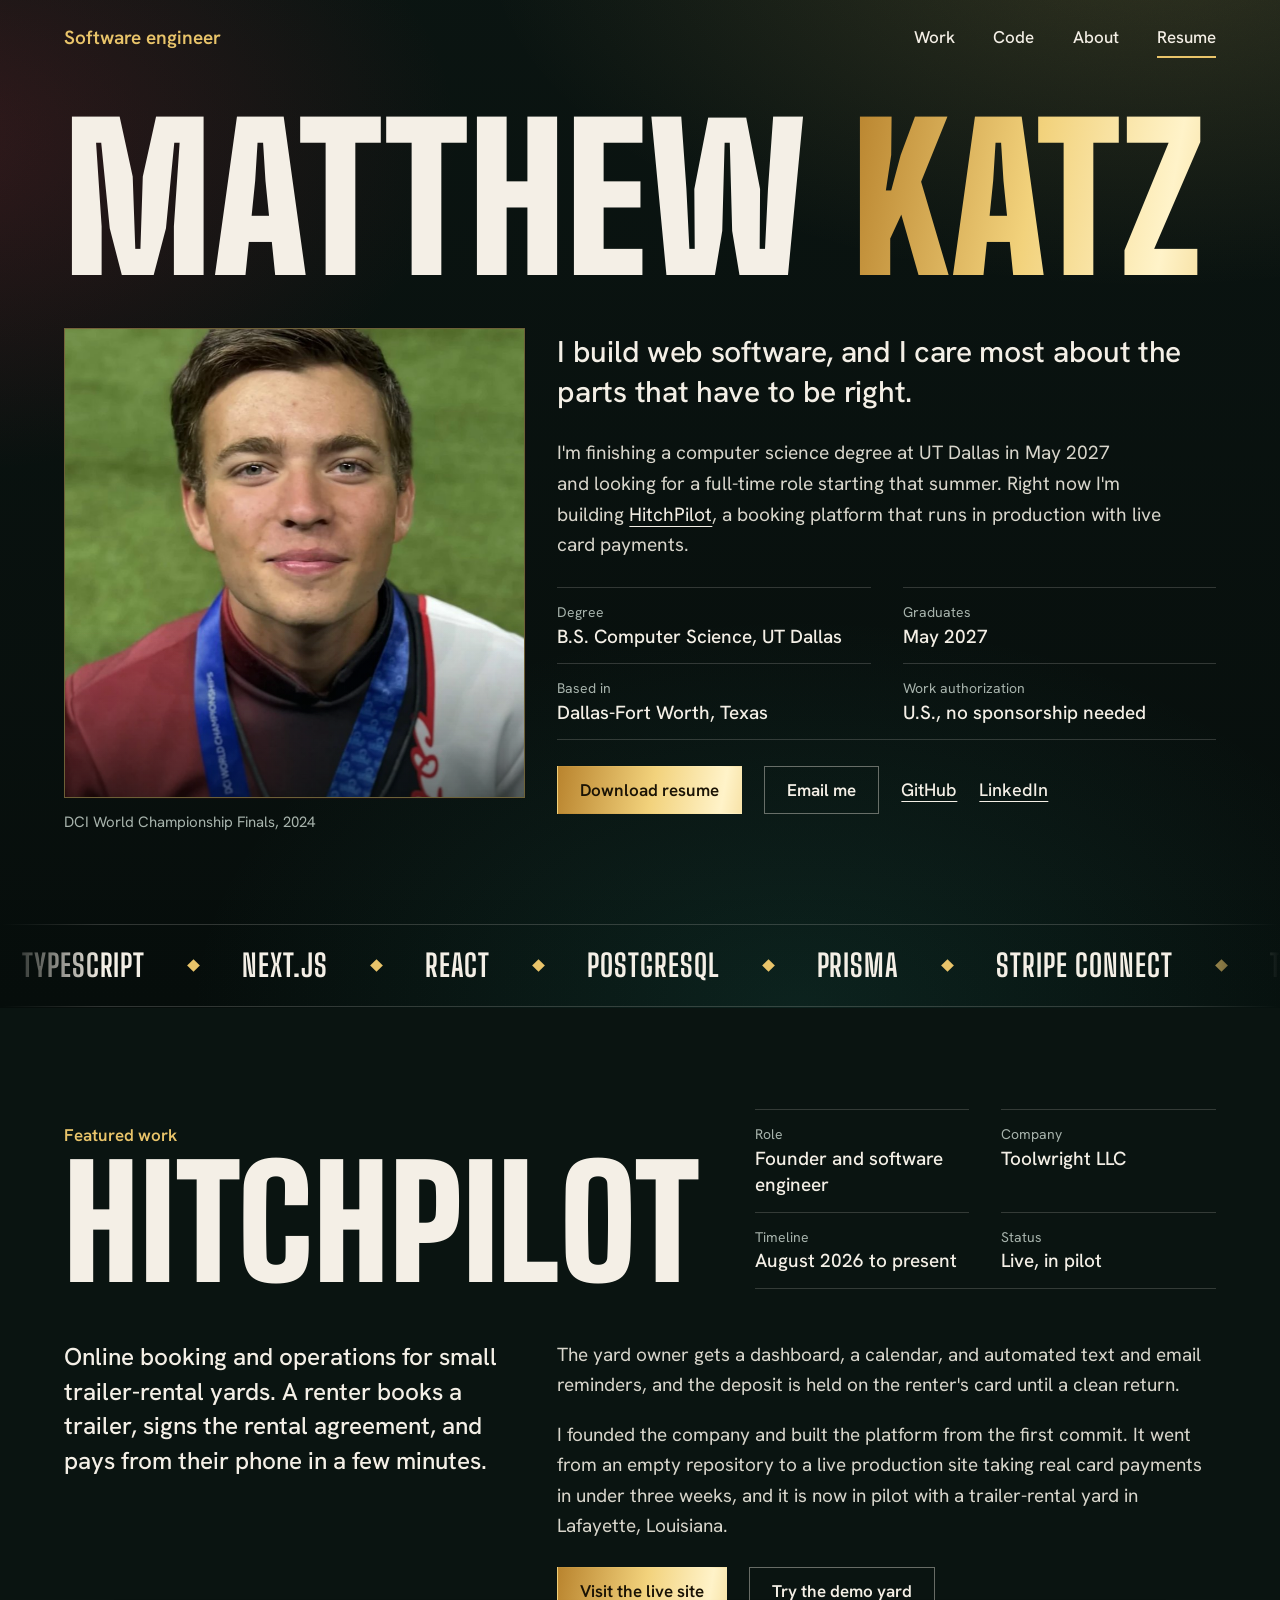
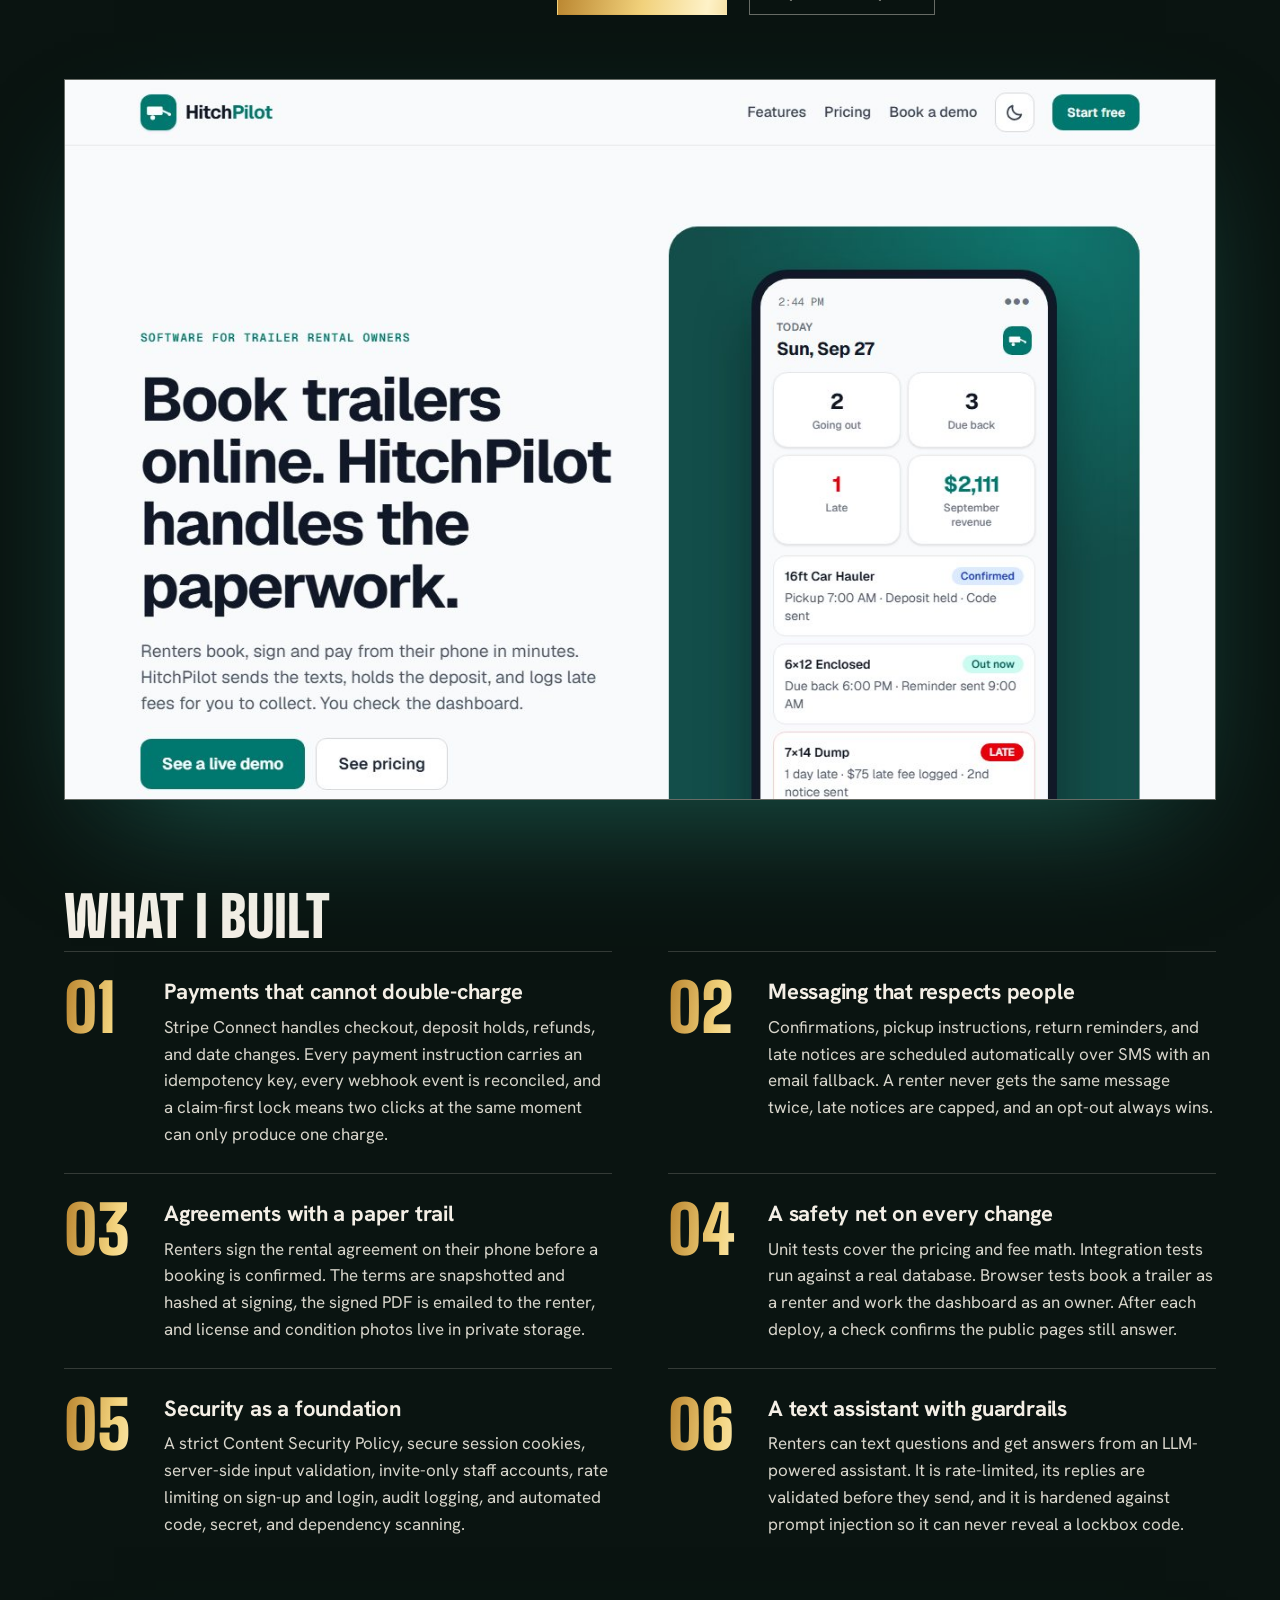
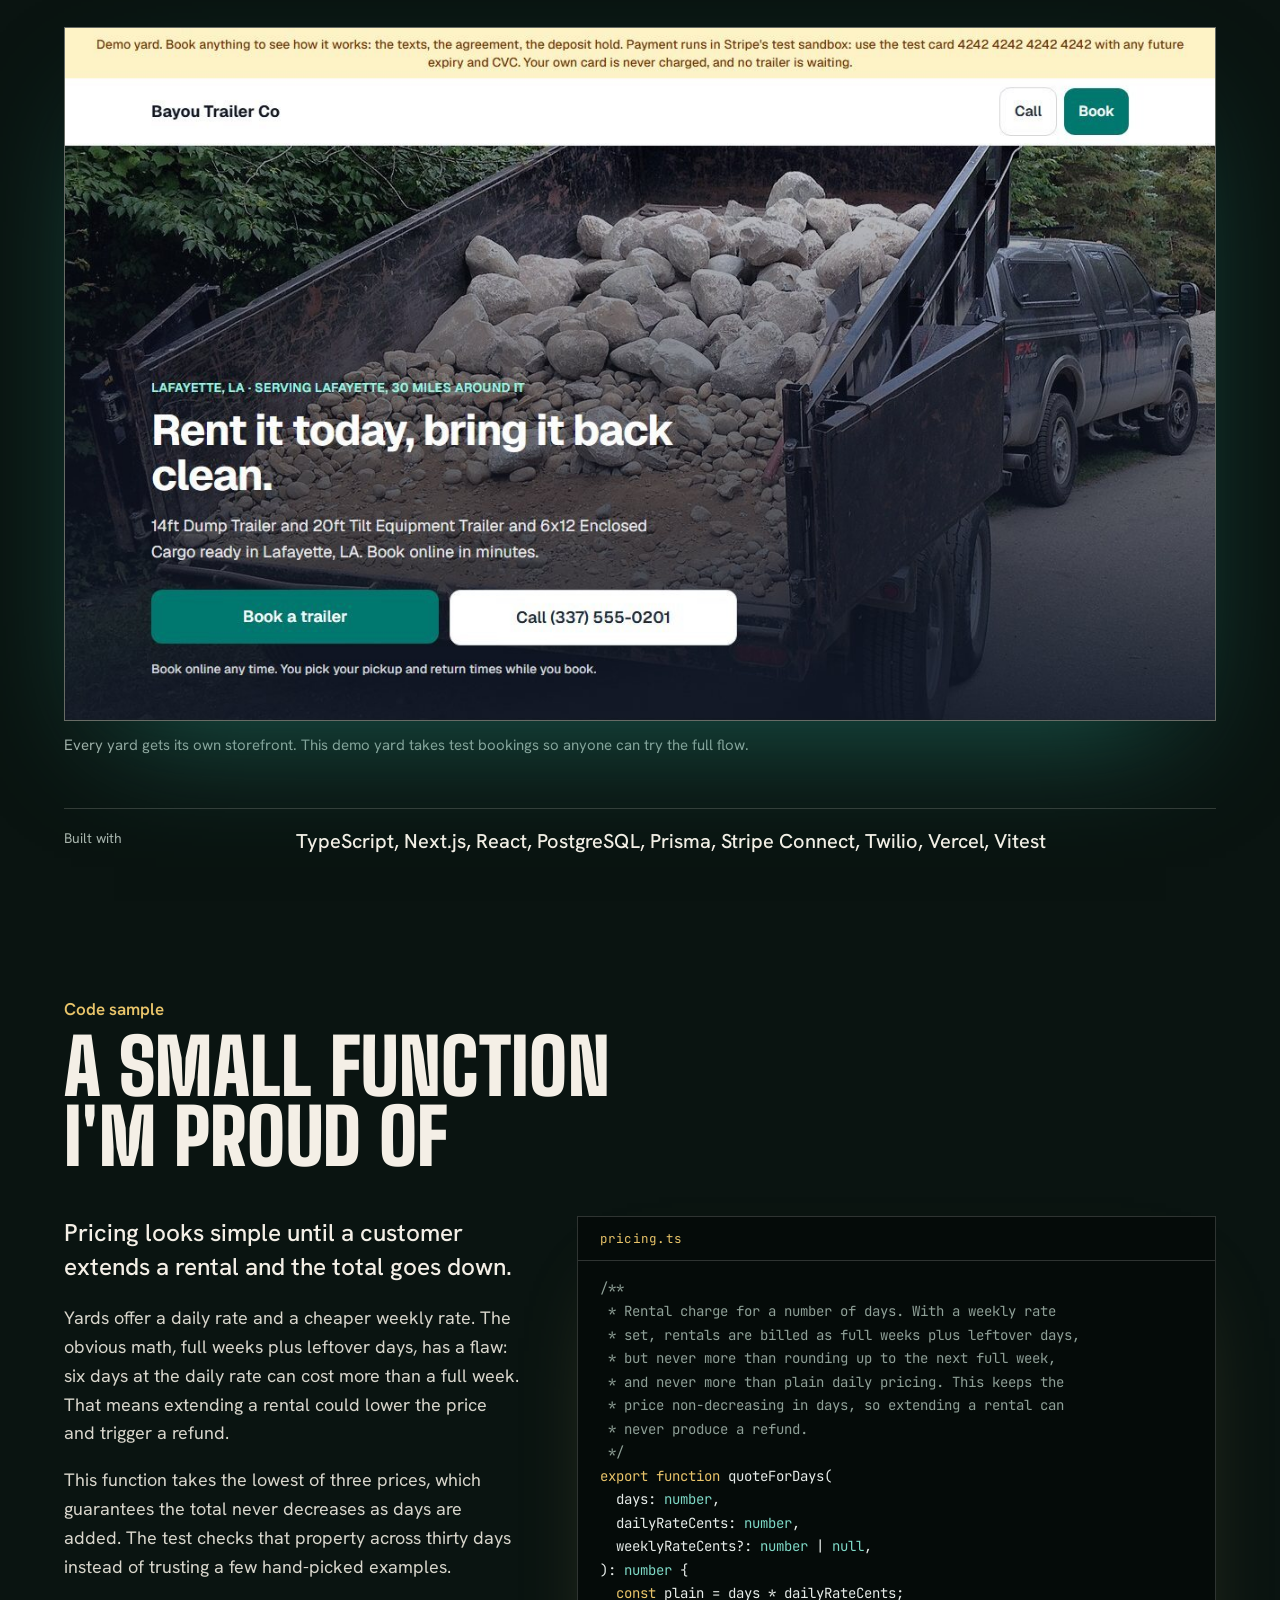
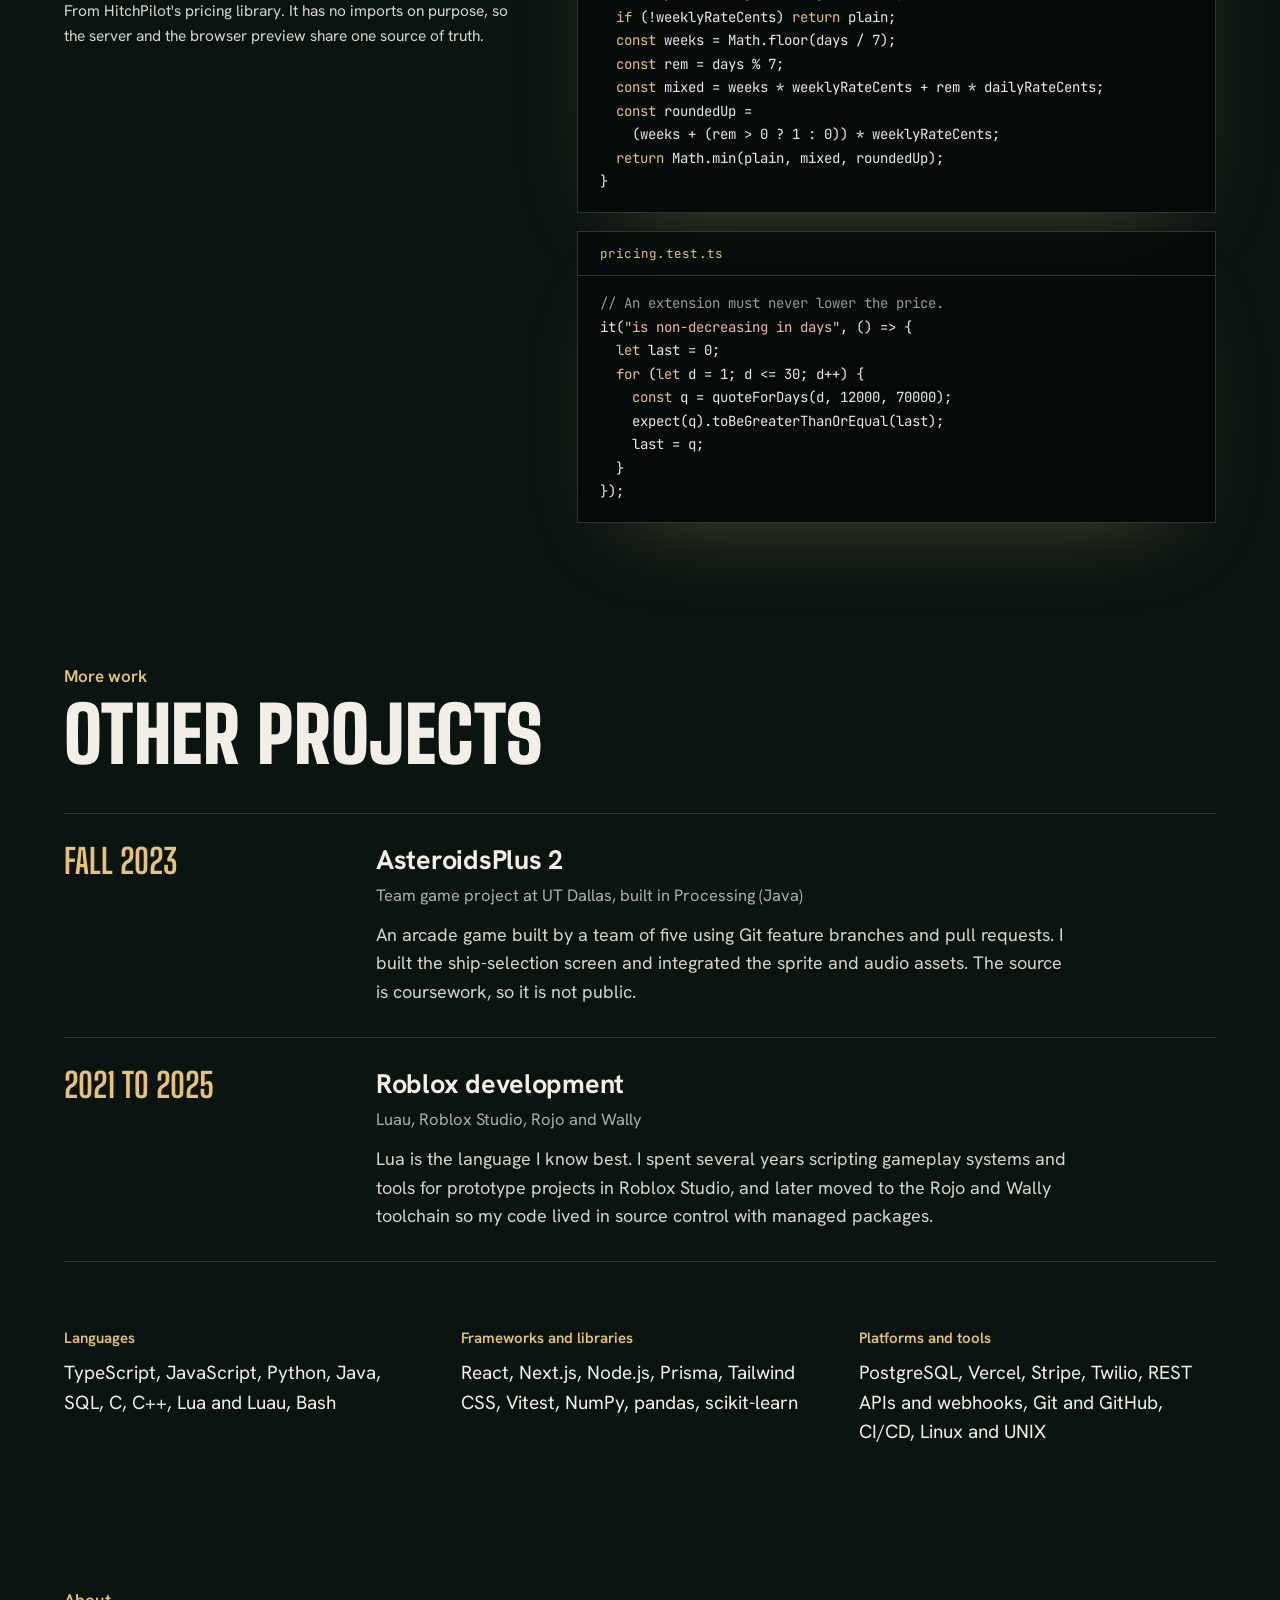
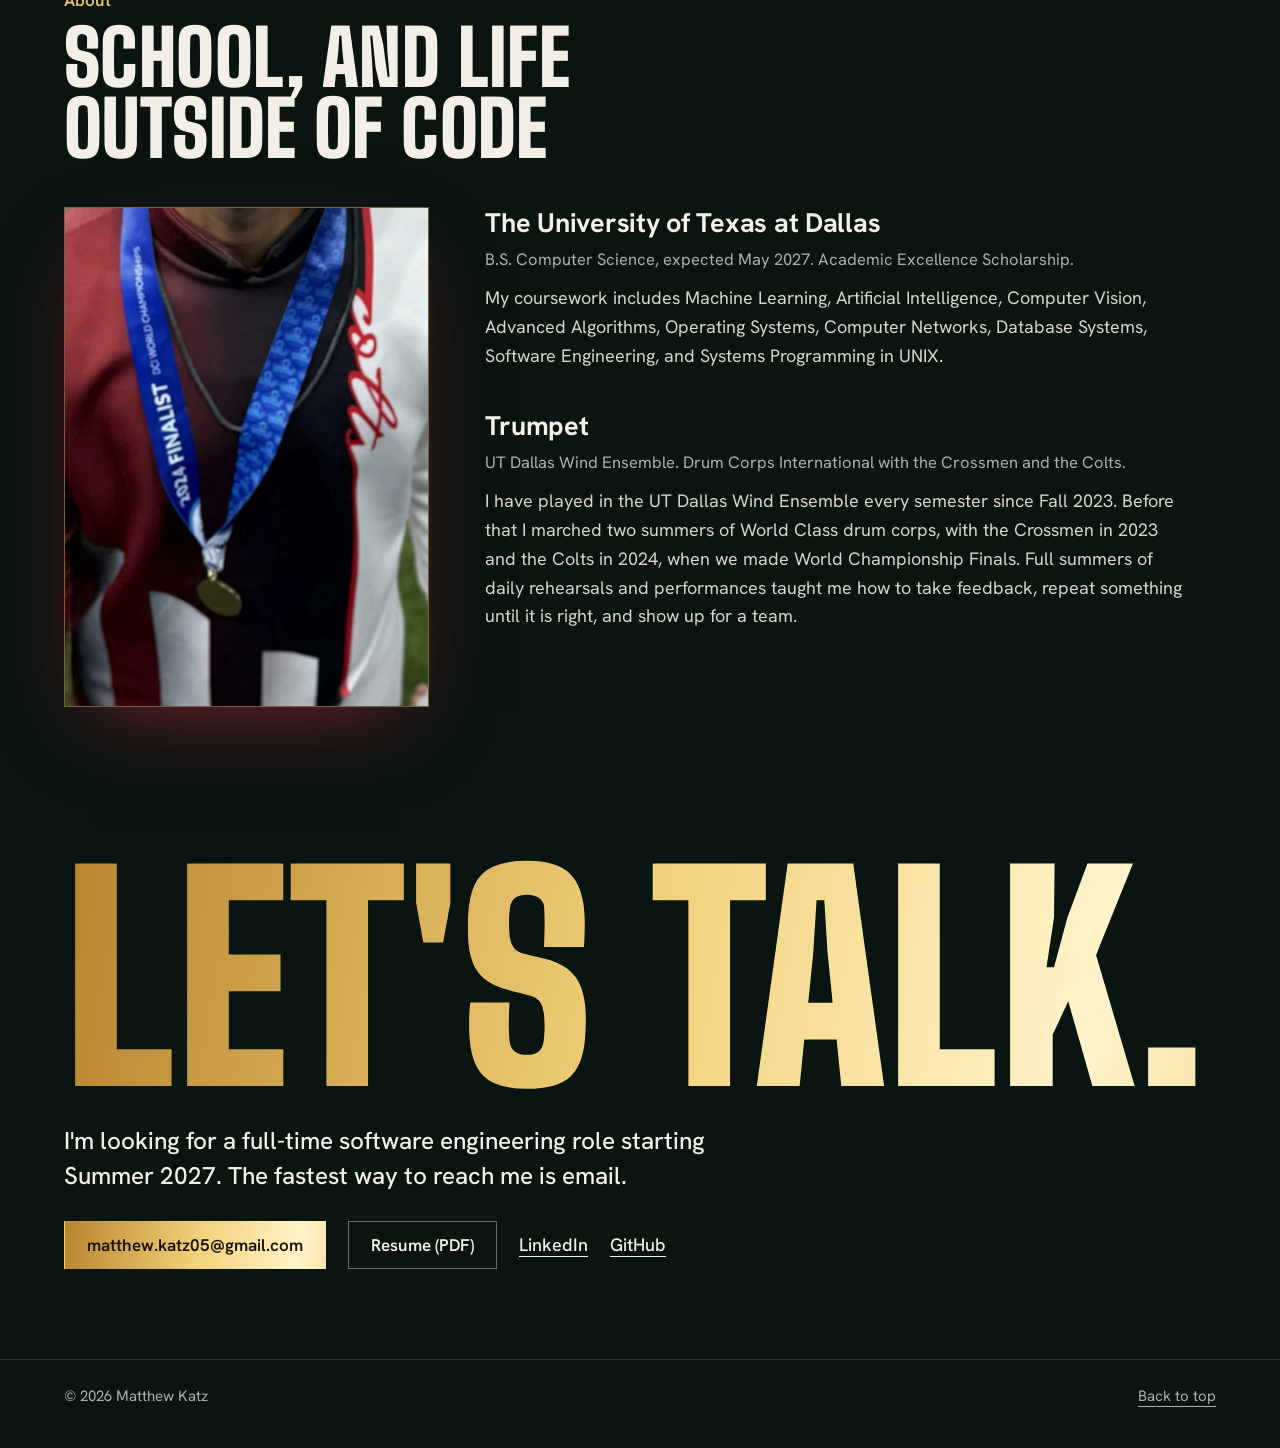
<file: index.html>
<!DOCTYPE html>
<html lang="en">
<head>
<meta charset="utf-8">
<meta name="viewport" content="width=device-width, initial-scale=1">
<title>Matthew Katz | Software Engineer</title>
<meta name="description" content="Matthew Katz is a Computer Science senior at UT Dallas and the founder of Toolwright LLC, where he built HitchPilot, a production booking platform for trailer-rental yards.">
<meta name="theme-color" content="#0A1411">
<link rel="canonical" href="https://mattthekatz.github.io/">
<meta property="og:type" content="website">
<meta property="og:url" content="https://mattthekatz.github.io/">
<meta property="og:site_name" content="Matthew Katz">
<meta property="og:title" content="Matthew Katz | Software Engineer">
<meta property="og:description" content="Computer Science senior at UT Dallas. Builder of HitchPilot, a production booking platform with live payments. Open to full-time roles starting Summer 2027.">
<meta property="og:image" content="https://mattthekatz.github.io/assets/og.jpg">
<meta property="og:image:width" content="1200">
<meta property="og:image:height" content="630">
<meta property="og:image:alt" content="Matthew Katz, software engineer, in uniform wearing a DCI World Championships finalist medal">
<meta name="twitter:card" content="summary_large_image">
<meta name="twitter:image" content="https://mattthekatz.github.io/assets/og.jpg">
<link rel="icon" href="assets/favicon.svg" type="image/svg+xml">
<link rel="preconnect" href="https://fonts.googleapis.com">
<link rel="preconnect" href="https://fonts.gstatic.com" crossorigin>
<link href="https://fonts.googleapis.com/css2?family=Big+Shoulders+Display:wght@700;900&family=Hanken+Grotesk:wght@400;500;600;700&family=JetBrains+Mono:wght@400;500&display=swap" rel="stylesheet">
<link rel="stylesheet" href="styles.css">
<script>document.documentElement.classList.add("js");</script>
</head>
<body>

<div class="backdrop" aria-hidden="true"></div>
<div class="grain" aria-hidden="true"></div>
<div class="progress" aria-hidden="true"><span></span></div>

<header class="top">
  <div class="wrap top-inner">
    <a class="wordmark" href="#home">
      <span class="wm wm-role">Software engineer</span>
      <span class="wm wm-name" aria-hidden="true">Matthew Katz</span>
    </a>
    <nav aria-label="Sections">
      <a href="#work">Work</a>
      <a href="#code">Code</a>
      <a href="#about">About</a>
      <a class="nav-resume" href="assets/Matthew_Katz_Resume.pdf">Resume</a>
    </nav>
  </div>
</header>

<main id="home">

  <section class="hero wrap">
    <h1 class="name fit" data-fit-max="230" aria-label="Matthew Katz">
      <span class="word"><span class="word-in">Matthew</span></span>
      <span class="word"><span class="word-in gold">Katz</span></span>
    </h1>

    <div class="hero-grid">
      <figure class="portrait" data-reveal>
        <div class="portrait-frame">
          <img src="assets/matthew-dci-2024-square.jpg" width="900" height="900" alt="Matthew Katz in uniform wearing a 2024 DCI World Championships finalist medal">
        </div>
        <figcaption>DCI World Championship Finals, 2024</figcaption>
      </figure>

      <div class="hero-copy">
        <p class="pitch" data-reveal>I build web software, and I care most about the parts that have to be right.</p>
        <p class="sub" data-reveal>I'm finishing a computer science degree at UT Dallas in May 2027 and looking for a full-time role starting that summer. Right now I'm building <a href="#work">HitchPilot</a>, a booking platform that runs in production with live card payments.</p>

        <dl class="facts" data-reveal>
          <div><dt>Degree</dt><dd>B.S. Computer Science, UT Dallas</dd></div>
          <div><dt>Graduates</dt><dd>May 2027</dd></div>
          <div><dt>Based in</dt><dd>Dallas-Fort Worth, Texas</dd></div>
          <div><dt>Work authorization</dt><dd>U.S., no sponsorship needed</dd></div>
        </dl>

        <div class="actions" data-reveal>
          <a class="btn gold-btn" href="assets/Matthew_Katz_Resume.pdf">Download resume</a>
          <a class="btn" href="mailto:matthew.katz05@gmail.com">Email me</a>
          <a class="text-link" href="https://github.com/MattTheKatz" rel="noopener">GitHub</a>
          <a class="text-link" href="https://www.linkedin.com/in/matthew-katz-a00414351/" rel="noopener">LinkedIn</a>
        </div>
      </div>
    </div>
  </section>

  <div class="ticker" aria-label="Technologies I work with">
    <div class="ticker-track">
      <ul>
        <li>TypeScript</li><li>Next.js</li><li>React</li><li>PostgreSQL</li><li>Prisma</li><li>Stripe Connect</li><li>Twilio</li><li>Vitest</li><li>Python</li><li>Java</li><li>C and C++</li><li>Lua</li><li>SQL</li><li>Git</li><li>Linux</li>
      </ul>
      <ul aria-hidden="true">
        <li>TypeScript</li><li>Next.js</li><li>React</li><li>PostgreSQL</li><li>Prisma</li><li>Stripe Connect</li><li>Twilio</li><li>Vitest</li><li>Python</li><li>Java</li><li>C and C++</li><li>Lua</li><li>SQL</li><li>Git</li><li>Linux</li>
      </ul>
    </div>
  </div>

  <section id="work" class="section wrap">
    <div class="work-head">
      <div>
        <p class="label" data-reveal>Featured work</p>
        <h2 class="display" data-reveal>HitchPilot</h2>
      </div>
      <dl class="meta" data-reveal>
        <div><dt>Role</dt><dd>Founder and software engineer</dd></div>
        <div><dt>Company</dt><dd>Toolwright LLC</dd></div>
        <div><dt>Timeline</dt><dd>August 2026 to present</dd></div>
        <div><dt>Status</dt><dd>Live, in pilot</dd></div>
      </dl>
    </div>

    <div class="work-intro">
      <p class="lede" data-reveal>Online booking and operations for small trailer-rental yards. A renter books a trailer, signs the rental agreement, and pays from their phone in a few minutes.</p>
      <div data-reveal>
        <p>The yard owner gets a dashboard, a calendar, and automated text and email reminders, and the deposit is held on the renter's card until a clean return.</p>
        <p>I founded the company and built the platform from the first commit. It went from an empty repository to a live production site taking real card payments in under three weeks, and it is now in pilot with a trailer-rental yard in Lafayette, Louisiana.</p>
        <div class="actions">
          <a class="btn gold-btn" href="https://gethitchpilot.com/" rel="noopener">Visit the live site</a>
          <a class="btn" href="https://gethitchpilot.com/bayou-trailer-co" rel="noopener">Try the demo yard</a>
        </div>
      </div>
    </div>

    <figure class="shot tilt" data-reveal>
      <img src="assets/hitchpilot-home.jpg" width="1280" height="800" alt="HitchPilot home page: Book trailers online, HitchPilot handles the paperwork, next to a phone showing the owner dashboard with today's pickups, returns, and late trailers.">
    </figure>

    <h3 class="sub-display" data-reveal>What I built</h3>
    <ol class="built">
      <li data-reveal>
        <span class="num" aria-hidden="true">01</span>
        <h4>Payments that cannot double-charge</h4>
        <p>Stripe Connect handles checkout, deposit holds, refunds, and date changes. Every payment instruction carries an idempotency key, every webhook event is reconciled, and a claim-first lock means two clicks at the same moment can only produce one charge.</p>
      </li>
      <li data-reveal>
        <span class="num" aria-hidden="true">02</span>
        <h4>Messaging that respects people</h4>
        <p>Confirmations, pickup instructions, return reminders, and late notices are scheduled automatically over SMS with an email fallback. A renter never gets the same message twice, late notices are capped, and an opt-out always wins.</p>
      </li>
      <li data-reveal>
        <span class="num" aria-hidden="true">03</span>
        <h4>Agreements with a paper trail</h4>
        <p>Renters sign the rental agreement on their phone before a booking is confirmed. The terms are snapshotted and hashed at signing, the signed PDF is emailed to the renter, and license and condition photos live in private storage.</p>
      </li>
      <li data-reveal>
        <span class="num" aria-hidden="true">04</span>
        <h4>A safety net on every change</h4>
        <p>Unit tests cover the pricing and fee math. Integration tests run against a real database. Browser tests book a trailer as a renter and work the dashboard as an owner. After each deploy, a check confirms the public pages still answer.</p>
      </li>
      <li data-reveal>
        <span class="num" aria-hidden="true">05</span>
        <h4>Security as a foundation</h4>
        <p>A strict Content Security Policy, secure session cookies, server-side input validation, invite-only staff accounts, rate limiting on sign-up and login, audit logging, and automated code, secret, and dependency scanning.</p>
      </li>
      <li data-reveal>
        <span class="num" aria-hidden="true">06</span>
        <h4>A text assistant with guardrails</h4>
        <p>Renters can text questions and get answers from an LLM-powered assistant. It is rate-limited, its replies are validated before they send, and it is hardened against prompt injection so it can never reveal a lockbox code.</p>
      </li>
    </ol>

    <figure class="shot tilt" data-reveal>
      <img src="assets/hitchpilot-demo-yard.jpg" width="1280" height="770" loading="lazy" alt="The demo yard storefront, Bayou Trailer Co, with a Book a trailer button and a banner explaining that payments run in Stripe's test sandbox.">
      <figcaption>Every yard gets its own storefront. This demo yard takes test bookings so anyone can try the full flow.</figcaption>
    </figure>

    <dl class="stack" data-reveal>
      <dt>Built with</dt>
      <dd>TypeScript, Next.js, React, PostgreSQL, Prisma, Stripe Connect, Twilio, Vercel, Vitest</dd>
    </dl>
  </section>

  <section id="code" class="section wrap">
    <p class="label" data-reveal>Code sample</p>
    <h2 class="display small" data-reveal>A small function I'm proud of</h2>
    <div class="code-grid">
      <div class="code-notes" data-reveal>
        <p class="lede">Pricing looks simple until a customer extends a rental and the total goes down.</p>
        <p>Yards offer a daily rate and a cheaper weekly rate. The obvious math, full weeks plus leftover days, has a flaw: six days at the daily rate can cost more than a full week. That means extending a rental could lower the price and trigger a refund.</p>
        <p>This function takes the lowest of three prices, which guarantees the total never decreases as days are added. The test checks that property across thirty days instead of trusting a few hand-picked examples.</p>
        <p class="fine">From HitchPilot's pricing library. It has no imports on purpose, so the server and the browser preview share one source of truth.</p>
      </div>
      <div class="code-blocks" data-reveal>
<pre class="code" tabindex="0"><span class="fname">pricing.ts</span><code><span class="c">/**
 * Rental charge for a number of days. With a weekly rate
 * set, rentals are billed as full weeks plus leftover days,
 * but never more than rounding up to the next full week,
 * and never more than plain daily pricing. This keeps the
 * price non-decreasing in days, so extending a rental can
 * never produce a refund.
 */</span>
<span class="k">export function</span> quoteForDays(
  days: <span class="t">number</span>,
  dailyRateCents: <span class="t">number</span>,
  weeklyRateCents?: <span class="t">number</span> | <span class="t">null</span>,
): <span class="t">number</span> {
  <span class="k">const</span> plain = days * dailyRateCents;
  <span class="k">if</span> (!weeklyRateCents) <span class="k">return</span> plain;
  <span class="k">const</span> weeks = Math.floor(days / 7);
  <span class="k">const</span> rem = days % 7;
  <span class="k">const</span> mixed = weeks * weeklyRateCents + rem * dailyRateCents;
  <span class="k">const</span> roundedUp =
    (weeks + (rem &gt; 0 ? 1 : 0)) * weeklyRateCents;
  <span class="k">return</span> Math.min(plain, mixed, roundedUp);
}</code></pre>
<pre class="code" tabindex="0"><span class="fname">pricing.test.ts</span><code><span class="c">// An extension must never lower the price.</span>
it(<span class="s">"is non-decreasing in days"</span>, () =&gt; {
  <span class="k">let</span> last = 0;
  <span class="k">for</span> (<span class="k">let</span> d = 1; d &lt;= 30; d++) {
    <span class="k">const</span> q = quoteForDays(d, 12000, 70000);
    expect(q).toBeGreaterThanOrEqual(last);
    last = q;
  }
});</code></pre>
      </div>
    </div>
  </section>

  <section id="more" class="section wrap">
    <p class="label" data-reveal>More work</p>
    <h2 class="display small" data-reveal>Other projects</h2>
    <div class="rows">
      <article class="row" data-reveal>
        <div class="row-when">Fall 2023</div>
        <div>
          <h3>AsteroidsPlus 2</h3>
          <p class="row-tag">Team game project at UT Dallas, built in Processing (Java)</p>
          <p>An arcade game built by a team of five using Git feature branches and pull requests. I built the ship-selection screen and integrated the sprite and audio assets. The source is coursework, so it is not public.</p>
        </div>
      </article>
      <article class="row" data-reveal>
        <div class="row-when">2021 to 2025</div>
        <div>
          <h3>Roblox development</h3>
          <p class="row-tag">Luau, Roblox Studio, Rojo and Wally</p>
          <p>Lua is the language I know best. I spent several years scripting gameplay systems and tools for prototype projects in Roblox Studio, and later moved to the Rojo and Wally toolchain so my code lived in source control with managed packages.</p>
        </div>
      </article>
    </div>

    <div class="toolbox" data-reveal>
      <div>
        <h3>Languages</h3>
        <p>TypeScript, JavaScript, Python, Java, SQL, C, C++, Lua and Luau, Bash</p>
      </div>
      <div>
        <h3>Frameworks and libraries</h3>
        <p>React, Next.js, Node.js, Prisma, Tailwind CSS, Vitest, NumPy, pandas, scikit-learn</p>
      </div>
      <div>
        <h3>Platforms and tools</h3>
        <p>PostgreSQL, Vercel, Stripe, Twilio, REST APIs and webhooks, Git and GitHub, CI/CD, Linux and UNIX</p>
      </div>
    </div>
  </section>

  <section id="about" class="section wrap">
    <p class="label" data-reveal>About</p>
    <h2 class="display small" data-reveal>School, and life outside of code</h2>
    <div class="about">
      <figure class="medal" data-reveal>
        <img src="assets/matthew-dci-2024-medal.jpg" width="700" height="960" loading="lazy" alt="Close view of a 2024 DCI World Championships finalist medal on a maroon, black, and white uniform">
      </figure>
      <div class="about-copy">
        <div data-reveal>
          <h3>The University of Texas at Dallas</h3>
          <p class="row-tag">B.S. Computer Science, expected May 2027. Academic Excellence Scholarship.</p>
          <p>My coursework includes Machine Learning, Artificial Intelligence, Computer Vision, Advanced Algorithms, Operating Systems, Computer Networks, Database Systems, Software Engineering, and Systems Programming in UNIX.</p>
        </div>
        <div data-reveal>
          <h3>Trumpet</h3>
          <p class="row-tag">UT Dallas Wind Ensemble. Drum Corps International with the Crossmen and the Colts.</p>
          <p>I have played in the UT Dallas Wind Ensemble every semester since Fall 2023. Before that I marched two summers of World Class drum corps, with the Crossmen in 2023 and the Colts in 2024, when we made World Championship Finals. Full summers of daily rehearsals and performances taught me how to take feedback, repeat something until it is right, and show up for a team.</p>
        </div>
      </div>
    </div>
  </section>

  <section id="contact" class="section wrap contact">
    <h2 class="talk fit" data-fit-max="300" data-reveal><span class="gold">Let's talk.</span></h2>
    <p class="lede" data-reveal>I'm looking for a full-time software engineering role starting Summer 2027. The fastest way to reach me is email.</p>
    <div class="actions" data-reveal>
      <a class="btn gold-btn" href="mailto:matthew.katz05@gmail.com">matthew.katz05@gmail.com</a>
      <a class="btn" href="assets/Matthew_Katz_Resume.pdf">Resume (PDF)</a>
      <a class="text-link" href="https://www.linkedin.com/in/matthew-katz-a00414351/" rel="noopener">LinkedIn</a>
      <a class="text-link" href="https://github.com/MattTheKatz" rel="noopener">GitHub</a>
    </div>
  </section>

</main>

<footer class="wrap foot">
  <p>&copy; 2026 Matthew Katz</p>
  <a href="#home">Back to top</a>
</footer>

<script src="script.js" defer></script>
</body>
</html>
</file>
<file: styles.css>
/* Matthew Katz portfolio. Palette: finals night. */

:root {
  --bg: #0a1411;
  --bg-deep: #060d0b;
  --surface: #0f1f1a;
  --ink: #f4efe6;
  --ink-soft: #d8d5cb;
  --muted: #a7b3ac;
  --rule: rgba(244, 239, 230, 0.18);
  --rule-strong: rgba(244, 239, 230, 0.4);
  --gold: #e9c46a;
  --gold-hi: #f8e3a1;
  --gold-lo: #b9842e;
  --maroon: #a3283a;
  --teal: #38bfa7;
  --pad: clamp(20px, 5vw, 72px);
  --display: "Big Shoulders Display", Impact, "Arial Narrow", sans-serif;
  --body: "Hanken Grotesk", "Segoe UI", Helvetica, sans-serif;
  --mono: "JetBrains Mono", Consolas, "Courier New", monospace;
  --ease: cubic-bezier(0.2, 0.8, 0.2, 1);
  --gold-sheen: linear-gradient(100deg, #b9842e 0%, #f2d27c 22%, #fff3c9 38%, #e9c46a 52%, #b9842e 72%, #f2d27c 100%);
}

* { box-sizing: border-box; }

html { scroll-behavior: smooth; scroll-padding-top: 84px; }

body {
  margin: 0;
  background: var(--bg);
  color: var(--ink);
  font-family: var(--body);
  font-size: 18px;
  line-height: 1.6;
  -webkit-font-smoothing: antialiased;
  text-rendering: optimizeLegibility;
  overflow-x: hidden;
}

::selection { background: var(--maroon); color: var(--ink); }

a { color: var(--ink); text-underline-offset: 5px; text-decoration-thickness: 1px; }
a:hover { color: var(--gold); }
a:focus-visible, .code:focus-visible { outline: 2px solid var(--gold); outline-offset: 4px; border-radius: 4px; }

h1, h2, h3, h4 { margin: 0; }
p { margin: 0 0 1em; text-wrap: pretty; }
img { display: block; max-width: 100%; height: auto; }

.wrap { max-width: 1440px; margin: 0 auto; padding-left: var(--pad); padding-right: var(--pad); }

/* ---------- atmosphere ---------- */
.backdrop {
  position: fixed; inset: -12%; z-index: -2; pointer-events: none;
  background:
    radial-gradient(60% 45% at 82% 4%, rgba(233, 196, 106, 0.17), transparent 70%),
    radial-gradient(48% 42% at 4% 22%, rgba(163, 40, 58, 0.26), transparent 72%),
    radial-gradient(55% 50% at 60% 100%, rgba(56, 191, 167, 0.12), transparent 70%),
    linear-gradient(180deg, var(--bg) 0%, var(--bg-deep) 100%);
  animation: drift 26s ease-in-out infinite alternate;
}
.grain {
  position: fixed; inset: 0; z-index: -1; pointer-events: none; opacity: 0.09; mix-blend-mode: overlay;
  background-image: url("data:image/svg+xml,%3Csvg xmlns='http://www.w3.org/2000/svg' width='180' height='180'%3E%3Cfilter id='n'%3E%3CfeTurbulence type='fractalNoise' baseFrequency='.85' numOctaves='2' stitchTiles='stitch'/%3E%3CfeColorMatrix values='0 0 0 0 1 0 0 0 0 1 0 0 0 0 1 0 0 0 .55 0'/%3E%3C/filter%3E%3Crect width='100%25' height='100%25' filter='url(%23n)'/%3E%3C/svg%3E");
}
@keyframes drift {
  from { transform: translate3d(-2%, -1%, 0) scale(1); }
  to { transform: translate3d(2%, 2%, 0) scale(1.06); }
}

/* ---------- progress ---------- */
.progress { position: fixed; top: 0; left: 0; right: 0; height: 3px; z-index: 30; }
.progress span { display: block; height: 100%; width: 100%; transform: scaleX(0); transform-origin: 0 50%; background: var(--gold-sheen); }

/* ---------- top bar ---------- */
.top { position: fixed; top: 0; left: 0; right: 0; z-index: 20; transition: background-color 0.3s ease, border-color 0.3s ease, backdrop-filter 0.3s ease; border-bottom: 1px solid transparent; }
.top.scrolled { background: rgba(8, 16, 14, 0.78); -webkit-backdrop-filter: blur(12px) saturate(1.3); backdrop-filter: blur(12px) saturate(1.3); border-bottom-color: var(--rule); }
.top-inner { height: 76px; display: flex; align-items: center; justify-content: space-between; gap: 20px; }
.wordmark { position: relative; display: block; height: 28px; min-width: 210px; text-decoration: none; overflow: hidden; }
.wm { position: absolute; left: 0; top: 0; line-height: 28px; white-space: nowrap; transition: transform 0.45s var(--ease), opacity 0.45s ease; }
.wm-role { font-size: 19px; font-weight: 600; color: var(--gold); }
.wm-name { font-family: var(--display); font-weight: 900; font-size: 27px; letter-spacing: 0.02em; text-transform: uppercase; color: var(--ink); transform: translateY(110%); opacity: 0; }
.top.past-name .wm-role { transform: translateY(-110%); opacity: 0; }
.top.past-name .wm-name { transform: translateY(0); opacity: 1; }
nav { display: flex; align-items: center; gap: clamp(18px, 3vw, 40px); font-size: 17px; font-weight: 500; }
nav a { text-decoration: none; position: relative; padding: 6px 0; }
nav a::after { content: ""; position: absolute; left: 0; right: 0; bottom: 0; height: 2px; background: var(--gold); transform: scaleX(0); transform-origin: 0 50%; transition: transform 0.35s var(--ease); }
nav a:hover::after, nav a.nav-resume::after { transform: scaleX(1); }
nav a:hover { color: var(--ink); }

/* ---------- hero ---------- */
.hero { position: relative; padding-top: 104px; padding-bottom: clamp(48px, 7vw, 96px); }
.hero::before {
  content: ""; position: absolute; inset: 0; z-index: -1; pointer-events: none; opacity: 0;
  background: radial-gradient(520px circle at var(--mx, 50%) var(--my, 30%), rgba(248, 227, 161, 0.13), transparent 65%);
  transition: opacity 0.6s ease;
}
.hero.lit::before { opacity: 1; }

.name {
  font-family: var(--display); font-weight: 900; text-transform: uppercase;
  font-size: calc((100vw - 2 * var(--pad)) / 6.7);
  line-height: 0.86; letter-spacing: 0.005em; white-space: nowrap; margin: 0;
}
.word { display: inline-block; overflow: hidden; vertical-align: top; padding-top: 0.05em; }
.word-in { display: inline-block; }
.js .word-in { transform: translateY(108%); animation: rise 1s var(--ease) 0.15s forwards; }
.js .word:nth-child(2) .word-in { animation-delay: 0.32s; }

.gold {
  background: var(--gold-sheen); background-size: 240% 100%; background-position: 0% 0;
  -webkit-background-clip: text; background-clip: text; color: transparent; -webkit-text-fill-color: transparent;
  transition: background-position 1.4s var(--ease);
}
.js .word-in.gold { animation: rise 1s var(--ease) 0.32s forwards, sheen 2.6s ease 1.1s 1 both; }
.name:hover .gold, .talk:hover .gold { background-position: 100% 0; }

@keyframes rise { to { transform: translateY(0); } }
@keyframes sheen { from { background-position: 100% 0; } to { background-position: 0% 0; } }

.hero-grid { display: grid; grid-template-columns: repeat(12, minmax(0, 1fr)); column-gap: 32px; margin-top: clamp(28px, 3.4vw, 48px); align-items: start; }
.portrait { grid-column: span 5; margin: 0; }
.portrait-frame { position: relative; overflow: hidden; border: 1px solid rgba(233, 196, 106, 0.45); box-shadow: 0 30px 80px -30px rgba(163, 40, 58, 0.75), 0 0 0 1px rgba(0, 0, 0, 0.4); }
.portrait-frame img { width: 100%; aspect-ratio: 1 / 1.02; object-fit: cover; object-position: center 20%; transform: scale(1.06) translateY(var(--shift, 0px)); will-change: transform; }
.portrait-frame::after { content: ""; position: absolute; inset: auto 0 0 0; height: 38%; background: linear-gradient(180deg, transparent, rgba(6, 13, 11, 0.55)); pointer-events: none; }
figcaption { margin-top: 12px; font-size: 15px; color: var(--muted); }

.hero-copy { grid-column: span 7; display: flex; flex-direction: column; gap: 26px; padding-top: 4px; }
.pitch { margin: 0; font-size: clamp(24px, 2.35vw, 34px); line-height: 1.34; font-weight: 500; letter-spacing: -0.01em; }
.sub { margin: 0; font-size: clamp(18px, 1.5vw, 21px); color: var(--ink-soft); max-width: 640px; }

.facts, .meta { margin: 0; display: grid; grid-template-columns: repeat(2, minmax(0, 1fr)); column-gap: 32px; border-bottom: 1px solid var(--rule); }
.facts div, .meta div { padding: 13px 0; border-top: 1px solid var(--rule); }
dt { font-size: 14px; color: var(--muted); }
dd { margin: 0; font-size: 19px; font-weight: 500; line-height: 1.4; }

.actions { display: flex; flex-wrap: wrap; align-items: center; gap: 12px 22px; }
.btn {
  position: relative; display: inline-flex; align-items: center; justify-content: center; min-height: 48px;
  padding: 0 22px; border: 1px solid var(--rule-strong); color: var(--ink);
  font-weight: 600; font-size: 17px; text-decoration: none; overflow: hidden;
  transition: transform 0.25s var(--ease), border-color 0.25s ease, color 0.25s ease, box-shadow 0.25s ease;
}
.btn:hover { transform: translateY(-2px); border-color: var(--gold); color: var(--gold); }
.gold-btn { background: var(--gold-sheen); background-size: 240% 100%; background-position: 0% 0; border-color: transparent; color: #1a1305; transition: transform 0.25s var(--ease), background-position 0.9s var(--ease), box-shadow 0.25s ease; }
.gold-btn:hover { color: #1a1305; border-color: transparent; background-position: 100% 0; box-shadow: 0 14px 34px -14px rgba(233, 196, 106, 0.7); }
.text-link { font-weight: 500; font-size: 18px; }

/* ---------- ticker ---------- */
.ticker { border-top: 1px solid var(--rule); border-bottom: 1px solid var(--rule); overflow: hidden; padding: 16px 0; -webkit-mask-image: linear-gradient(90deg, transparent, #000 8%, #000 92%, transparent); mask-image: linear-gradient(90deg, transparent, #000 8%, #000 92%, transparent); }
.ticker-track { display: flex; width: max-content; animation: ticker 46s linear infinite; }
.ticker:hover .ticker-track { animation-play-state: paused; }
.ticker ul { display: flex; margin: 0; padding: 0; list-style: none; }
.ticker li { font-family: var(--display); font-weight: 700; font-size: clamp(24px, 2.4vw, 34px); text-transform: uppercase; letter-spacing: 0.03em; white-space: nowrap; padding: 0 22px; display: flex; align-items: center; gap: 44px; }
.ticker li::after { content: ""; width: 9px; height: 9px; background: var(--gold); transform: rotate(45deg); }
@keyframes ticker { to { transform: translateX(-50%); } }

/* ---------- sections ---------- */
.section { padding-top: clamp(64px, 8vw, 120px); padding-bottom: clamp(24px, 3vw, 40px); }
.label { margin: 0 0 8px; font-size: 17px; font-weight: 600; color: var(--gold); }
.display { font-family: var(--display); font-weight: 900; text-transform: uppercase; font-size: clamp(76px, 12vw, 184px); line-height: 0.86; letter-spacing: 0.005em; }
.display.small { font-size: clamp(46px, 6vw, 92px); line-height: 0.92; max-width: 15ch; }
.sub-display { font-family: var(--display); font-weight: 900; text-transform: uppercase; font-size: clamp(38px, 4.4vw, 64px); line-height: 0.95; margin: clamp(56px, 7vw, 96px) 0 8px; }
.lede { font-size: clamp(21px, 1.9vw, 27px); line-height: 1.42; font-weight: 500; margin: 0; }

.work-head { display: grid; grid-template-columns: repeat(12, minmax(0, 1fr)); column-gap: 32px; align-items: end; }
.work-head > div { grid-column: span 7; }
.work-head .meta { grid-column: span 5; }
.work-intro { display: grid; grid-template-columns: repeat(12, minmax(0, 1fr)); column-gap: 32px; margin-top: clamp(32px, 4vw, 56px); }
.work-intro .lede { grid-column: span 5; }
.work-intro > div { grid-column: span 7; color: var(--ink-soft); font-size: 19px; }
.work-intro .actions { margin-top: 26px; }

.shot { margin: clamp(40px, 5vw, 72px) 0 0; }
.shot img { width: 100%; border: 1px solid var(--rule-strong); box-shadow: 0 50px 120px -50px rgba(56, 191, 167, 0.5), 0 30px 60px -40px rgba(0, 0, 0, 0.9); }
.tilt { perspective: 1400px; }
.tilt img { transform: rotateX(var(--rx, 0deg)) rotateY(var(--ry, 0deg)); transition: transform 0.5s var(--ease); will-change: transform; }

.built { list-style: none; margin: 0; padding: 0; display: grid; grid-template-columns: repeat(2, minmax(0, 1fr)); column-gap: 56px; }
.built li { display: grid; grid-template-columns: 92px minmax(0, 1fr); column-gap: 8px; padding: 26px 0 8px; border-top: 1px solid var(--rule); align-content: start; }
.num { grid-row: span 2; font-family: var(--display); font-weight: 900; font-size: 66px; line-height: 0.9; background: var(--gold-sheen); background-size: 240% 100%; -webkit-background-clip: text; background-clip: text; color: transparent; -webkit-text-fill-color: transparent; }
.built h4 { font-size: 22px; line-height: 1.25; font-weight: 700; letter-spacing: -0.01em; margin-bottom: 8px; }
.built p { grid-column: 2; font-size: 17px; color: var(--ink-soft); line-height: 1.58; }

.stack { margin: clamp(36px, 4vw, 56px) 0 0; padding-top: 18px; border-top: 1px solid var(--rule); display: grid; grid-template-columns: 200px minmax(0, 1fr); column-gap: 32px; }
.stack dd { font-size: 20px; }

/* ---------- code ---------- */
.code-grid { display: grid; grid-template-columns: minmax(0, 5fr) minmax(0, 7fr); column-gap: 56px; margin-top: clamp(28px, 3.4vw, 48px); align-items: start; }
.code-notes p { color: var(--ink-soft); }
.code-notes .lede { color: var(--ink); margin-bottom: 0.8em; }
.fine { font-size: 15.5px; color: var(--muted); }
.code-blocks { display: grid; gap: 18px; min-width: 0; }
.code {
  margin: 0; background: rgba(4, 9, 8, 0.78); color: #e7ece9; border: 1px solid var(--rule); overflow-x: auto;
  font-family: var(--mono); font-size: 14px; line-height: 1.68; padding-bottom: 18px;
  font-variant-ligatures: none; font-feature-settings: "liga" 0, "calt" 0;
  box-shadow: 0 40px 90px -50px rgba(233, 196, 106, 0.35);
}
.code code { display: block; padding: 16px 22px 0; font-family: inherit; white-space: pre; }
.fname { display: block; padding: 11px 22px; font-size: 12.5px; color: var(--gold); border-bottom: 1px solid var(--rule); letter-spacing: 0.02em; }
.code .c { color: #8fa097; }
.code .k { color: var(--gold); }
.code .t { color: #7fd9c6; }
.code .s { color: #f0b9a4; }

/* ---------- rows, toolbox ---------- */
.rows { margin-top: clamp(28px, 3.4vw, 48px); border-bottom: 1px solid var(--rule); }
.row { display: grid; grid-template-columns: minmax(0, 3fr) minmax(0, 9fr); column-gap: 32px; padding: 30px 0; border-top: 1px solid var(--rule); }
.row-when { font-family: var(--display); font-weight: 700; font-size: 34px; line-height: 1; text-transform: uppercase; color: var(--gold); }
.row h3, .about-copy h3 { font-size: 27px; font-weight: 700; letter-spacing: -0.01em; line-height: 1.2; }
.row-tag { color: var(--muted); font-size: 16.5px; margin: 6px 0 12px; }
.row p:last-child, .about-copy p:last-child { color: var(--ink-soft); margin-bottom: 0; max-width: 70ch; }

.toolbox { display: grid; grid-template-columns: repeat(3, minmax(0, 1fr)); column-gap: 40px; margin-top: clamp(40px, 5vw, 72px); }
.toolbox h3 { font-size: 15px; font-weight: 600; color: var(--gold); margin-bottom: 8px; }
.toolbox p { font-size: 19px; line-height: 1.55; margin: 0; }

/* ---------- about ---------- */
.about { display: grid; grid-template-columns: minmax(0, 4fr) minmax(0, 8fr); column-gap: 56px; margin-top: clamp(28px, 3.4vw, 48px); align-items: start; }
.medal { margin: 0; overflow: hidden; border: 1px solid rgba(233, 196, 106, 0.45); box-shadow: 0 30px 80px -30px rgba(163, 40, 58, 0.75); }
.medal img { width: 100%; transition: transform 1.2s var(--ease); }
.medal:hover img { transform: scale(1.05); }
.about-copy { display: grid; gap: 40px; }

/* ---------- contact + footer ---------- */
.contact { padding-bottom: clamp(56px, 7vw, 100px); }
.talk { font-family: var(--display); font-weight: 900; text-transform: uppercase; font-size: calc((100vw - 2 * var(--pad)) / 4.6); line-height: 0.86; white-space: nowrap; margin-bottom: 26px; }
.talk .gold { display: inline-block; padding-top: 0.04em; }
.contact .lede { max-width: 46ch; margin-bottom: 28px; }
.foot { display: flex; justify-content: space-between; align-items: center; gap: 20px; padding-top: 24px; padding-bottom: 40px; border-top: 1px solid var(--rule); color: var(--muted); font-size: 15px; }
.foot p { margin: 0; }
.foot a { color: var(--muted); }
.foot a:hover { color: var(--gold); }

/* ---------- reveal on scroll ---------- */
.js [data-reveal] { opacity: 0; transform: translateY(28px); transition: opacity 0.9s ease, transform 0.9s var(--ease); transition-delay: var(--d, 0ms); }
.js [data-reveal].in { opacity: 1; transform: none; }
.js .portrait[data-reveal] { opacity: 1; transform: none; }
.js .portrait[data-reveal] .portrait-frame { clip-path: inset(100% 0 0 0); transition: clip-path 1.3s var(--ease) 0.45s; }
.js .portrait[data-reveal].in .portrait-frame { clip-path: inset(0 0 0 0); }
.js .portrait[data-reveal] figcaption { opacity: 0; transition: opacity 0.8s ease 1.3s; }
.js .portrait[data-reveal].in figcaption { opacity: 1; }

/* ---------- small screens ---------- */
@media (max-width: 900px) {
  body { font-size: 17px; }
  .top-inner { height: 64px; }
  .wordmark { min-width: 190px; }
  nav a:not(.nav-resume) { display: none; }
  .hero { padding-top: 84px; }
  .name { white-space: normal; font-size: calc((100vw - 2 * var(--pad)) / 4.25); }
  .name .word { display: block; }
  .hero-grid, .work-head, .work-intro, .code-grid, .about { grid-template-columns: minmax(0, 1fr); row-gap: 28px; }
  .portrait, .hero-copy, .work-head > div, .work-head .meta, .work-intro .lede, .work-intro > div { grid-column: auto; }
  .built { grid-template-columns: minmax(0, 1fr); }
  .built li { grid-template-columns: 72px minmax(0, 1fr); }
  .num { font-size: 52px; }
  .row { grid-template-columns: minmax(0, 1fr); row-gap: 8px; }
  .toolbox { grid-template-columns: minmax(0, 1fr); row-gap: 22px; }
  .stack { grid-template-columns: minmax(0, 1fr); }
  .medal { max-width: 360px; }
  .code { font-size: 12.5px; }
}
@media (max-width: 520px) {
  .facts, .meta { grid-template-columns: minmax(0, 1fr); }
}

/* ---------- reduced motion ---------- */
@media (prefers-reduced-motion: reduce) {
  html { scroll-behavior: auto; }
  .backdrop, .ticker-track { animation: none; }
  .js .word-in, .js .word-in.gold { transform: none; animation: none; }
  .js [data-reveal], .js .portrait[data-reveal] { opacity: 1; transform: none; clip-path: none; transition: none; }
  .js .portrait[data-reveal] .portrait-frame { clip-path: none; transition: none; }
  .js .portrait[data-reveal] figcaption { opacity: 1; transition: none; }
  .tilt img, .portrait-frame img, .btn, .gold, .gold-btn { transition: none; }
}
</file>
